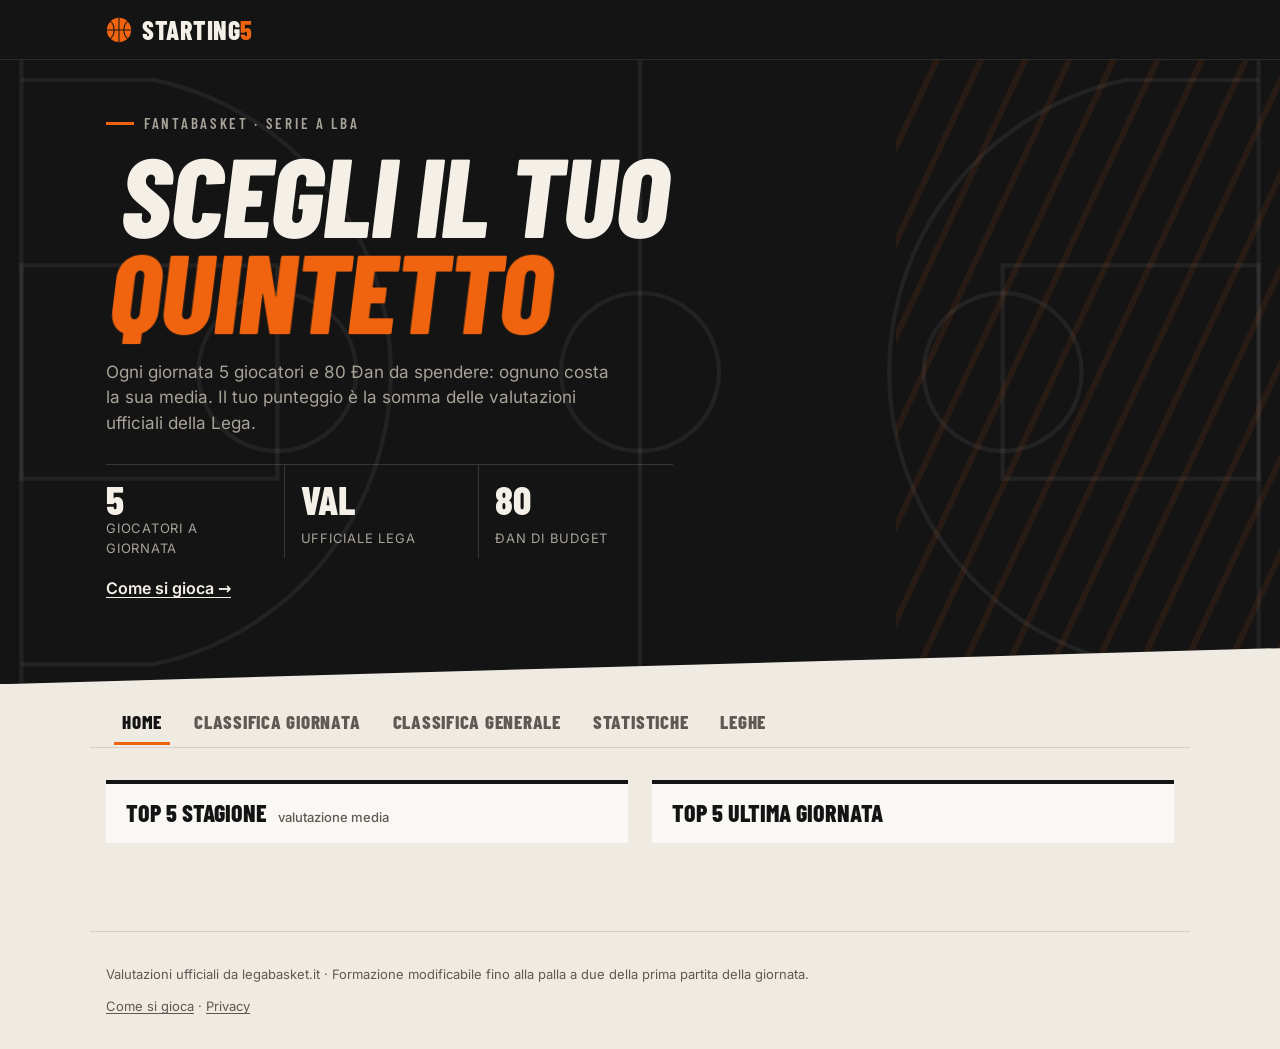
<file: docs/index.html>
<!doctype html>
<html lang="it">
<head>
  <meta charset="utf-8">
  <meta name="viewport" content="width=device-width, initial-scale=1">
  <title>Starting5 — Fantabasket LBA</title>
  <meta name="description" content="Scegli 5 giocatori di Serie A ogni giornata: vince chi somma la valutazione Lega più alta.">
  <link rel="icon" href="data:image/svg+xml,%3Csvg xmlns='http://www.w3.org/2000/svg' viewBox='0 0 64 64'%3E%3Ccircle cx='32' cy='32' r='30' fill='%23f26b1d'/%3E%3Cg fill='none' stroke='%231a1206' stroke-width='3'%3E%3Cpath d='M2 32h60M32 2v60M11 11c12 10 12 32 0 42M53 11c-12 10-12 32 0 42'/%3E%3C/g%3E%3C/svg%3E">
  <link rel="stylesheet" href="fonts.css?v=6">
  <link rel="stylesheet" href="style.css?v=25">
</head>
<body>
  <header class="topbar">
    <a class="brand" href="./" aria-label="Starting5 home">
      <svg class="ball" viewBox="0 0 64 64" aria-hidden="true"><circle cx="32" cy="32" r="30"/><path d="M2 32h60M32 2v60M11 11c12 10 12 32 0 42M53 11c-12 10-12 32 0 42"/></svg>
      <span>STARTING<b>5</b></span>
    </a>
    <div id="account"></div>
  </header>

  <section class="hero">
    <svg class="court" viewBox="0 0 600 400" preserveAspectRatio="xMidYMid slice" aria-hidden="true">
      <rect x="10" y="10" width="580" height="380" rx="4"/>
      <line x1="300" y1="10" x2="300" y2="390"/>
      <!-- FIBA proportions on the 28 m length (1 m ≈ 20.7): key 5.8 m, circles r 1.8 m, three-point arc r 6.75 m -->
      <circle cx="300" cy="200" r="37"/>
      <rect x="10" y="150" width="120" height="100"/>
      <circle cx="130" cy="200" r="37"/>
      <path d="M10 63H72A140 140 0 0 1 72 337H10"/>
      <rect x="470" y="150" width="120" height="100"/>
      <circle cx="470" cy="200" r="37"/>
      <path d="M590 63H528A140 140 0 0 0 528 337H590"/>
    </svg>
    <div class="hero-inner">
      <div class="hero-text">
        <div class="title">
          <p class="eyebrow">Fantabasket · Serie A LBA</p>
          <h1>Scegli il tuo <br><span>quintetto</span></h1>
        </div>
        <p class="lead">Ogni giornata 5 giocatori e 80 &ETH;an da spendere: ognuno costa la sua media. Il tuo punteggio è la somma delle valutazioni ufficiali della Lega.</p>
        <ul class="rules">
          <li><b>5</b>giocatori a giornata</li>
          <li><b>VAL</b>ufficiale Lega</li>
          <li><b>80</b>&ETH;an di budget</li>
        </ul>
        <div id="countdown" class="clock" role="timer" hidden></div>
        <p class="howto-link"><a href="come-si-gioca.html">Come si gioca →</a></p>
      </div>
      <form id="auth" class="card auth" hidden>
        <h2>Entra in campo</h2>
        <p id="invite-msg" class="invite" hidden>Sei stato invitato in una lega privata: accedi o registrati per entrare.</p>
        <label>Email <input name="email" type="email" autocomplete="email" required></label>
        <label>Password <input name="password" type="password" autocomplete="current-password" required minlength="8"></label>
        <label>Username <small>solo per registrarsi, visibile in classifica</small>
          <input name="username" autocomplete="nickname"></label>
        <div class="row">
          <button name="action" value="login">Accedi</button>
          <button name="action" value="register" class="ghost">Registrati</button>
        </div>
        <p class="fine">Registrandoti accetti l'<a href="privacy.html">informativa privacy</a>. Devi avere almeno 14 anni.</p>
        <p id="auth-msg" role="status"></p>
      </form>
    </div>
  </section>

  <div id="ticker" class="ticker" aria-hidden="true" hidden><div class="track"></div></div>

  <nav class="tabs" aria-label="Sezioni">
    <button data-tab="home" class="active">Home</button>
    <button data-tab="lineup" hidden>La mia formazione</button>
    <button data-tab="day">Classifica giornata</button>
    <button data-tab="total">Classifica generale</button>
    <button data-tab="stats">Statistiche</button>
    <button data-tab="leagues">Leghe</button>
  </nav>

  <main>
    <section id="tab-home">
      <div class="card games news" id="news" hidden>
        <h3>News</h3>
        <ul id="news-list" aria-live="polite"></ul>
      </div>
      <div class="tops">
        <div class="card top">
          <h3>Top 5 stagione <small>valutazione media</small></h3>
          <ol id="top-season"></ol>
        </div>
        <div class="card top">
          <h3 id="top-day-title">Top 5 ultima giornata</h3>
          <ol id="top-day"></ol>
        </div>
      </div>
      <div class="card games" id="next-games" hidden>
        <h3 id="next-games-title">Prossima giornata</h3>
        <ul id="next-games-list"></ul>
      </div>
      <p class="hint" id="login-hint" hidden>Accedi per schierare il tuo quintetto.</p>
    </section>

    <section id="tab-lineup" hidden>
      <div id="lineup" hidden>
        <div class="bar">
          <label class="select">Giornata <select id="lineup-day"></select></label>
          <p id="lineup-status" role="status"></p>
        </div>
        <ol id="picks" class="floor"></ol>
        <div id="picker">
          <div class="bar sticky">
            <output id="budget" class="budget" aria-live="polite"><small>&ETH;an rimasti</small><b>80.0</b></output>
            <input id="search" type="search" placeholder="Cerca giocatore o squadra" aria-label="Cerca giocatore o squadra">
            <select id="value" aria-label="Filtra per valore">
              <option value="-1,99999">Ogni valore</option>
              <option value="200,99999">Oltre 20 &ETH;an</option>
              <option value="150,200">15–20 &ETH;an</option>
              <option value="100,150">10–15 &ETH;an</option>
              <option value="50,100">5–10 &ETH;an</option>
              <option value="-1,50">Fino a 5 &ETH;an</option>
            </select>
            <button id="save" disabled>Salva formazione (0/5)</button>
          </div>
          <div id="players"></div>
        </div>
      </div>
    </section>

    <section id="tab-day" hidden>
      <div class="bar"><label class="select">Giornata <select id="standings-day"></select></label><label class="select league-select" hidden>Classifica <select class="standings-league"></select></label></div>
      <table class="card standings"><thead><tr><th>#</th><th>Utente</th><th>Punti</th></tr></thead><tbody id="day-table"></tbody></table>
    </section>

    <section id="tab-total" hidden>
      <div class="bar"><label class="select league-select" hidden>Classifica <select class="standings-league"></select></label></div>
      <table class="card standings"><thead><tr><th>#</th><th>Utente</th><th>Punti</th></tr></thead><tbody id="total-table"></tbody></table>
    </section>
    <section id="tab-stats" hidden>
      <p class="hint" id="stats-msg" role="status"></p>
      <div class="tops">
        <div class="card top wide"><h3>Best <b>5</b> <small id="best-sum">miglior quintetto schierabile</small></h3><ol id="st-best"></ol></div>
        <div class="card top"><h3>Surprise <b>5</b> <small>sopra la propria media (da 5 in su)</small></h3><ol id="st-surprise"></ol></div>
        <div class="card top"><h3>Flop <b>5</b> <small>sotto la propria media (da 5 in su)</small></h3><ol id="st-flop"></ol></div>
        <div class="card top"><h3>Top <b>5</b> Lunghi <small>media stagione</small></h3><ol id="st-big-avg"></ol></div>
        <div class="card top"><h3>Top <b>5</b> Lunghi <small>giornata</small></h3><ol id="st-big-day"></ol></div>
        <div class="card top"><h3>Top <b>5</b> Piccoli <small>media stagione</small></h3><ol id="st-small-avg"></ol></div>
        <div class="card top"><h3>Top <b>5</b> Piccoli <small>giornata</small></h3><ol id="st-small-day"></ol></div>
      </div>
    </section>

    <section id="tab-leagues" hidden>
      <p class="hint" id="leagues-hint">Accedi per creare una lega privata o entrare in quella dei tuoi amici.</p>
      <div id="leagues-box" hidden>
        <div class="league-forms">
          <form id="league-create" class="card league-form">
            <h3>Crea una lega</h3>
            <label>Nome <input name="name" required minlength="3" maxlength="40" placeholder="Es. Amici del giovedì"></label>
            <button>Crea lega</button>
          </form>
          <form id="league-join" class="card league-form">
            <h3>Entra con un codice</h3>
            <label>Codice <input name="code" required minlength="6" maxlength="6" placeholder="K7Q2MZ" autocapitalize="characters" autocomplete="off"></label>
            <button>Entra</button>
          </form>
        </div>
        <p id="leagues-msg" role="status"></p>
        <div id="leagues-list"></div>
      </div>
    </section>

    <section id="tab-profile" hidden>
      <div class="profile-grid">
        <form id="rename" class="card profile-card">
          <h3>La tua squadra</h3>
          <label>Nome squadra <small>visibile in classifica</small>
            <input name="username" required maxlength="20" pattern="[A-Za-z0-9_.\-]{3,20}" autocomplete="nickname"></label>
          <button>Salva nome</button>
          <p id="rename-msg" role="status"></p>
        </form>
        <div class="card profile-card">
          <h3>Le tue posizioni <small>classifica generale</small></h3>
          <ul id="my-ranks" class="ranks"></ul>
        </div>
      </div>
      <div class="card profile-card">
        <h3>Le tue giornate</h3>
        <ol id="my-history" class="history"></ol>
      </div>
      <p class="danger"><button id="delete-account" class="link">Elimina account</button></p>
    </section>
  </main>

  <footer>
    <p>Valutazioni ufficiali da legabasket.it · Formazione modificabile fino alla palla a due della prima partita della giornata.</p>
    <p><a href="come-si-gioca.html">Come si gioca</a> · <a href="privacy.html">Privacy</a></p>
  </footer>
  <script src="vendor/supabase.js?v=6"></script>
  <script type="module" src="app.js?v=29"></script>
</body>
</html>
</file>
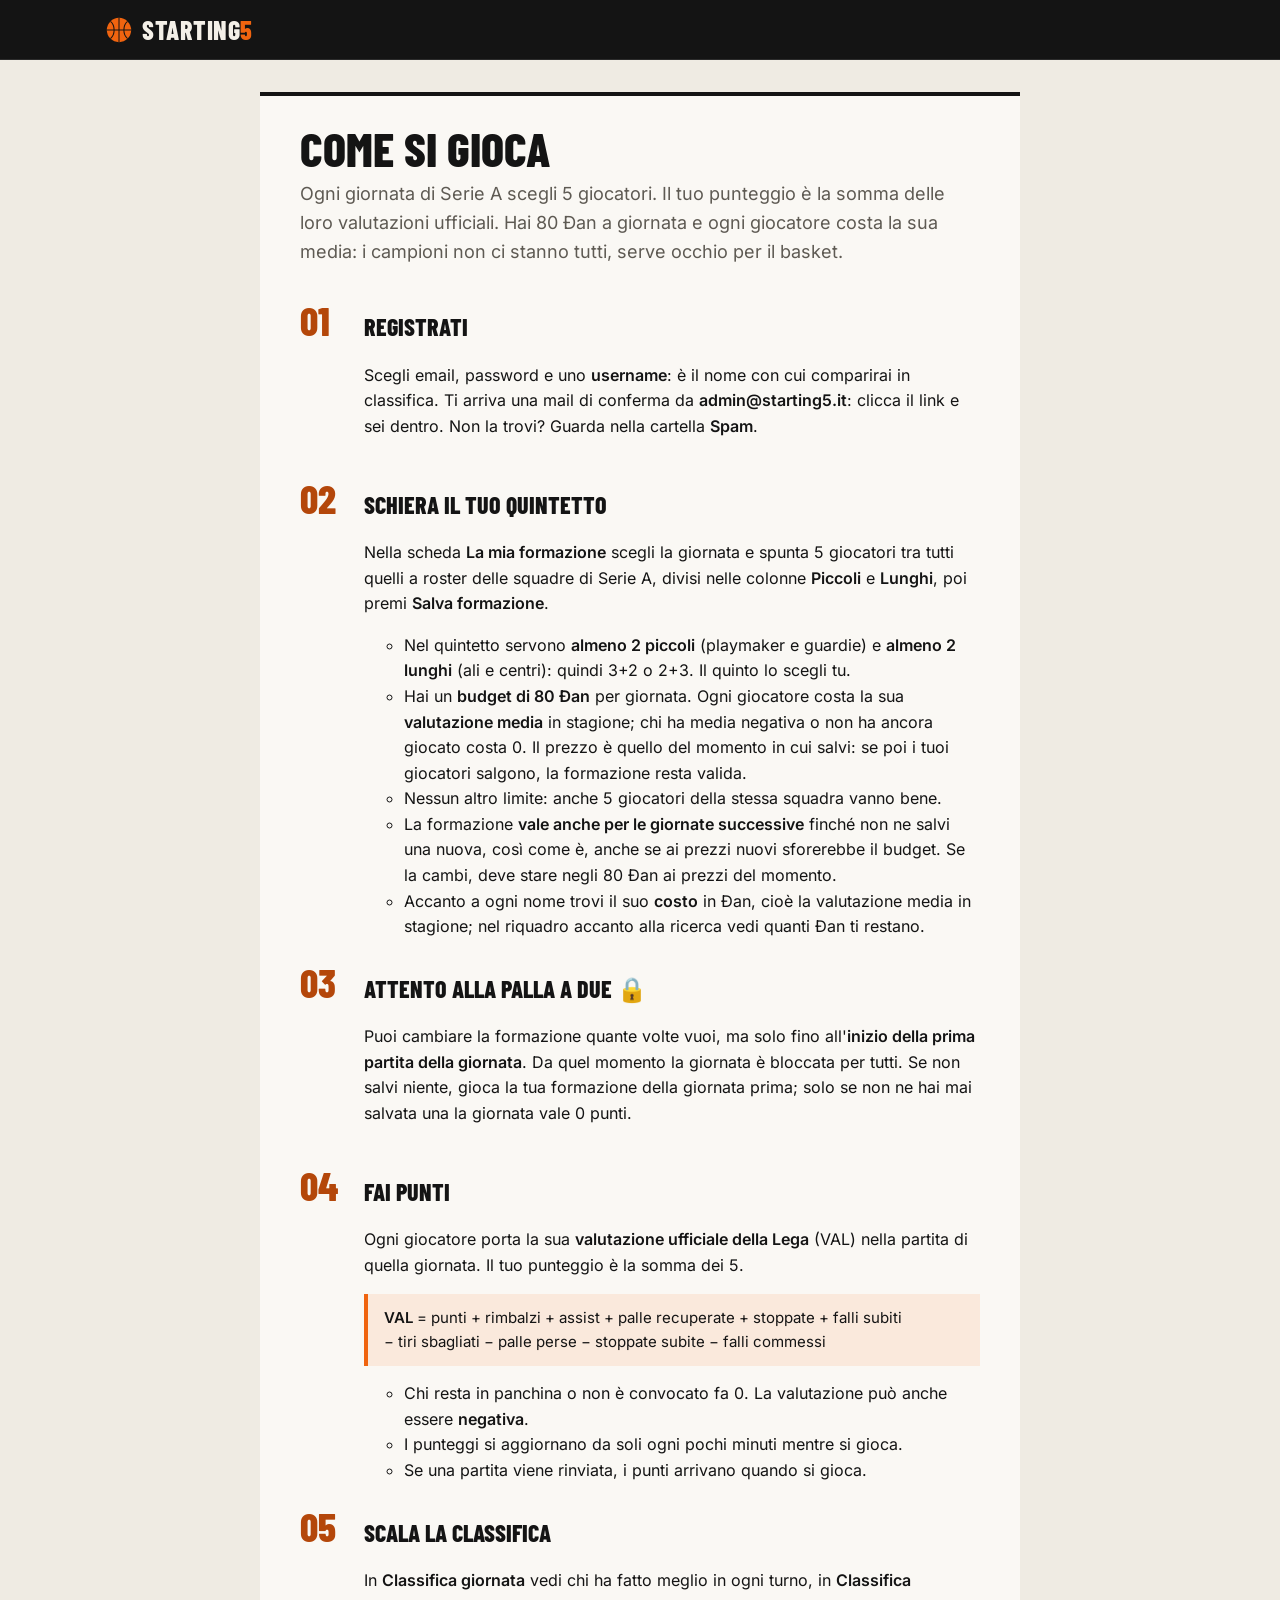
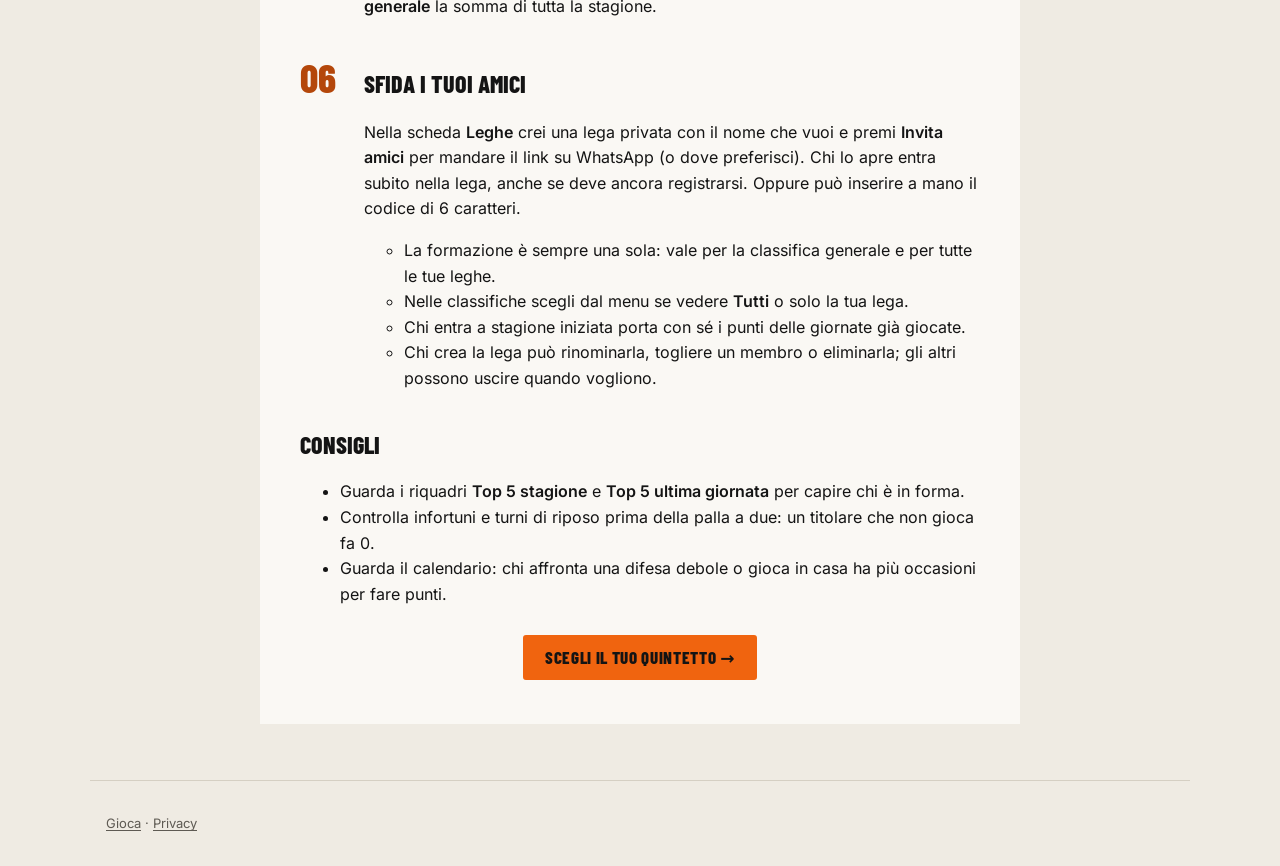
<file: docs/come-si-gioca.html>
<!doctype html>
<html lang="it">
<head>
  <meta charset="utf-8">
  <meta name="viewport" content="width=device-width, initial-scale=1">
  <title>Come si gioca — Starting5</title>
  <meta name="description" content="Regole di Starting5: scegli 5 giocatori di Serie A ogni giornata, somma le valutazioni ufficiali della Lega e sfida i tuoi amici nelle leghe private.">
  <link rel="icon" href="data:image/svg+xml,%3Csvg xmlns='http://www.w3.org/2000/svg' viewBox='0 0 64 64'%3E%3Ccircle cx='32' cy='32' r='30' fill='%23f26b1d'/%3E%3Cg fill='none' stroke='%231a1206' stroke-width='3'%3E%3Cpath d='M2 32h60M32 2v60M11 11c12 10 12 32 0 42M53 11c-12 10-12 32 0 42'/%3E%3C/g%3E%3C/svg%3E">
  <link rel="stylesheet" href="fonts.css?v=6">
  <link rel="stylesheet" href="style.css?v=18">
</head>
<body>
  <header class="topbar">
    <a class="brand" href="./" aria-label="Starting5 home">
      <svg class="ball" viewBox="0 0 64 64" aria-hidden="true"><circle cx="32" cy="32" r="30"/><path d="M2 32h60M32 2v60M11 11c12 10 12 32 0 42M53 11c-12 10-12 32 0 42"/></svg>
      <span>STARTING<b>5</b></span>
    </a>
  </header>
  <main>
    <article class="card legal howto">
      <h1>Come si gioca</h1>
      <p class="lead-in">Ogni giornata di Serie A scegli 5 giocatori. Il tuo punteggio è la somma delle loro valutazioni ufficiali. Hai 80 &ETH;an a giornata e ogni giocatore costa la sua media: i campioni non ci stanno tutti, serve occhio per il basket.</p>

      <ol class="steps">
        <li>
          <h2>Registrati</h2>
          <p>Scegli email, password e uno <b>username</b>: è il nome con cui comparirai in classifica.
            Ti arriva una mail di conferma da <b>admin@starting5.it</b>: clicca il link e sei dentro. Non la trovi? Guarda nella cartella <b>Spam</b>.</p>
        </li>
        <li>
          <h2>Schiera il tuo quintetto</h2>
          <p>Nella scheda <b>La mia formazione</b> scegli la giornata e spunta 5 giocatori tra tutti quelli a roster delle squadre di Serie A, divisi nelle colonne <b>Piccoli</b> e <b>Lunghi</b>, poi premi <b>Salva formazione</b>.</p>
          <ul>
            <li>Nel quintetto servono <b>almeno 2 piccoli</b> (playmaker e guardie) e <b>almeno 2 lunghi</b> (ali e centri): quindi 3+2 o 2+3. Il quinto lo scegli tu.</li>
            <li>Hai un <b>budget di 80 &ETH;an</b> per giornata. Ogni giocatore costa la sua <b>valutazione media</b> in stagione; chi ha media negativa o non ha ancora giocato costa 0. Il prezzo è quello del momento in cui salvi: se poi i tuoi giocatori salgono, la formazione resta valida.</li>
            <li>Nessun altro limite: anche 5 giocatori della stessa squadra vanno bene.</li>
            <li>La formazione <b>vale anche per le giornate successive</b> finché non ne salvi una nuova, così come è, anche se ai prezzi nuovi sforerebbe il budget. Se la cambi, deve stare negli 80 &ETH;an ai prezzi del momento.</li>
            <li>Accanto a ogni nome trovi il suo <b>costo</b> in &ETH;an, cioè la valutazione media in stagione; nel riquadro accanto alla ricerca vedi quanti &ETH;an ti restano.</li>
          </ul>
        </li>
        <li>
          <h2>Attento alla palla a due 🔒</h2>
          <p>Puoi cambiare la formazione quante volte vuoi, ma solo fino all'<b>inizio della prima partita della giornata</b>. Da quel momento la giornata è bloccata per tutti.
            Se non salvi niente, gioca la tua formazione della giornata prima; solo se non ne hai mai salvata una la giornata vale 0 punti.</p>
        </li>
        <li>
          <h2>Fai punti</h2>
          <p>Ogni giocatore porta la sua <b>valutazione ufficiale della Lega</b> (VAL) nella partita di quella giornata. Il tuo punteggio è la somma dei 5.</p>
          <p class="formula"><b>VAL</b> = punti + rimbalzi + assist + palle recuperate + stoppate + falli subiti
            <br>− tiri sbagliati − palle perse − stoppate subite − falli commessi</p>
          <ul>
            <li>Chi resta in panchina o non è convocato fa 0. La valutazione può anche essere <b>negativa</b>.</li>
            <li>I punteggi si aggiornano da soli ogni pochi minuti mentre si gioca.</li>
            <li>Se una partita viene rinviata, i punti arrivano quando si gioca.</li>
          </ul>
        </li>
        <li>
          <h2>Scala la classifica</h2>
          <p>In <b>Classifica giornata</b> vedi chi ha fatto meglio in ogni turno, in <b>Classifica generale</b> la somma di tutta la stagione.</p>
        </li>
        <li>
          <h2>Sfida i tuoi amici</h2>
          <p>Nella scheda <b>Leghe</b> crei una lega privata con il nome che vuoi e premi <b>Invita amici</b> per mandare il link su WhatsApp (o dove preferisci).
            Chi lo apre entra subito nella lega, anche se deve ancora registrarsi. Oppure può inserire a mano il codice di 6 caratteri.</p>
          <ul>
            <li>La formazione è sempre una sola: vale per la classifica generale e per tutte le tue leghe.</li>
            <li>Nelle classifiche scegli dal menu se vedere <b>Tutti</b> o solo la tua lega.</li>
            <li>Chi entra a stagione iniziata porta con sé i punti delle giornate già giocate.</li>
            <li>Chi crea la lega può rinominarla, togliere un membro o eliminarla; gli altri possono uscire quando vogliono.</li>
          </ul>
        </li>
      </ol>

      <h2>Consigli</h2>
      <ul>
        <li>Guarda i riquadri <b>Top 5 stagione</b> e <b>Top 5 ultima giornata</b> per capire chi è in forma.</li>
        <li>Controlla infortuni e turni di riposo prima della palla a due: un titolare che non gioca fa 0.</li>
        <li>Guarda il calendario: chi affronta una difesa debole o gioca in casa ha più occasioni per fare punti.</li>
      </ul>

      <p class="cta"><a class="button" href="./">Scegli il tuo quintetto →</a></p>
    </article>
  </main>
  <footer><p><a href="./">Gioca</a> · <a href="privacy.html">Privacy</a></p></footer>
</body>
</html>
</file>
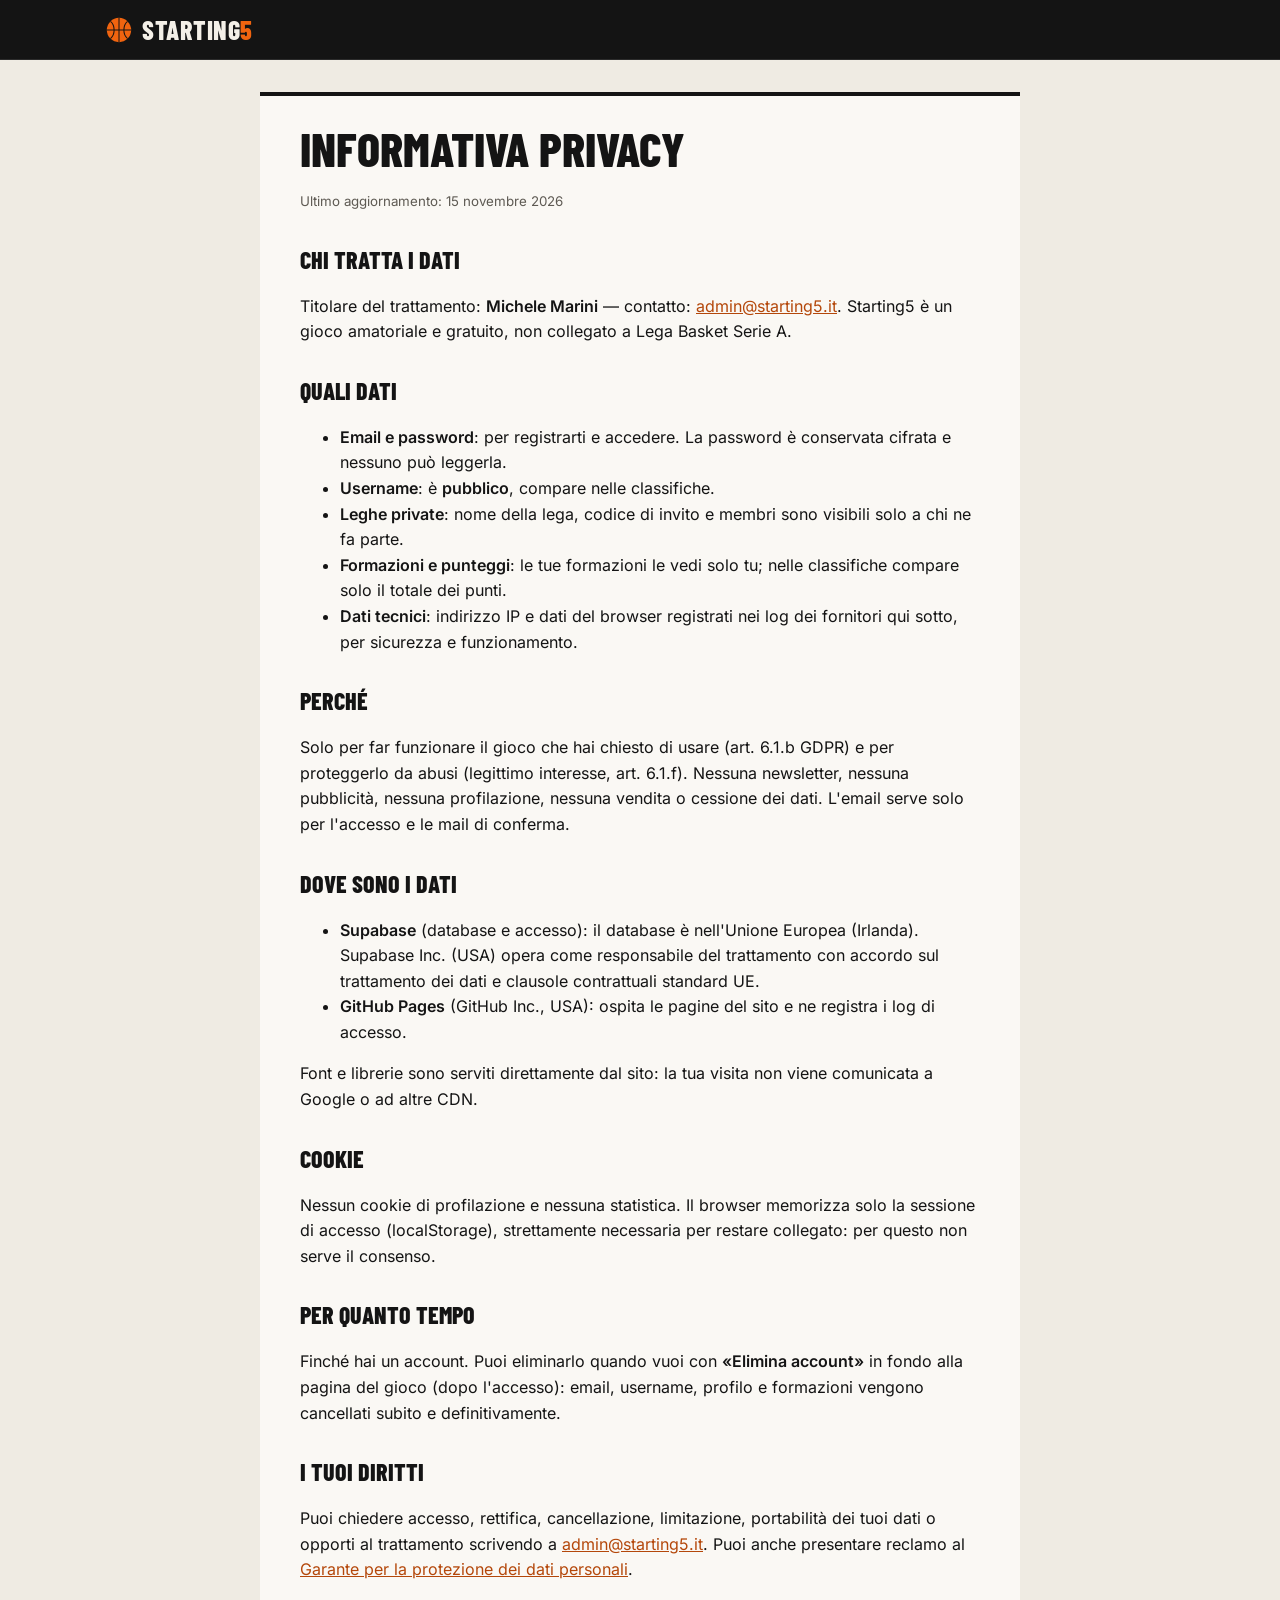
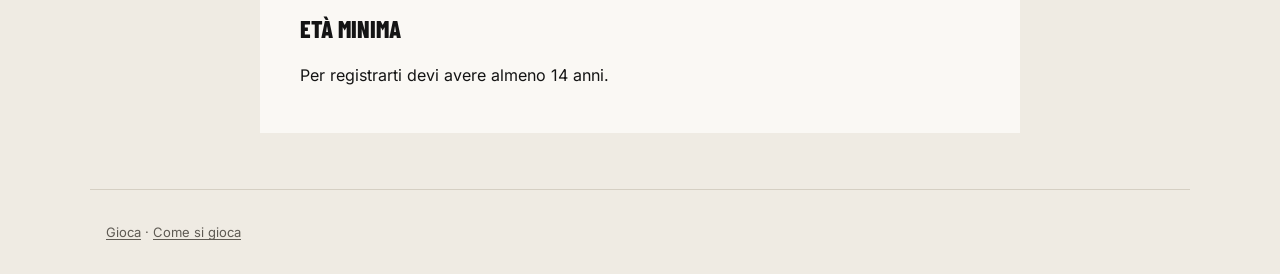
<file: docs/privacy.html>
<!doctype html>
<html lang="it">
<head>
  <meta charset="utf-8">
  <meta name="viewport" content="width=device-width, initial-scale=1">
  <title>Privacy — Starting5</title>
  <link rel="icon" href="data:image/svg+xml,%3Csvg xmlns='http://www.w3.org/2000/svg' viewBox='0 0 64 64'%3E%3Ccircle cx='32' cy='32' r='30' fill='%23f26b1d'/%3E%3Cg fill='none' stroke='%231a1206' stroke-width='3'%3E%3Cpath d='M2 32h60M32 2v60M11 11c12 10 12 32 0 42M53 11c-12 10-12 32 0 42'/%3E%3C/g%3E%3C/svg%3E">
  <link rel="stylesheet" href="fonts.css?v=6">
  <link rel="stylesheet" href="style.css?v=18">
</head>
<body>
  <header class="topbar">
    <a class="brand" href="./" aria-label="Starting5 home">
      <svg class="ball" viewBox="0 0 64 64" aria-hidden="true"><circle cx="32" cy="32" r="30"/><path d="M2 32h60M32 2v60M11 11c12 10 12 32 0 42M53 11c-12 10-12 32 0 42"/></svg>
      <span>STARTING<b>5</b></span>
    </a>
  </header>
  <main>
    <article class="card legal">
      <h1>Informativa privacy</h1>
      <p><small>Ultimo aggiornamento: 15 novembre 2026</small></p>

      <h2>Chi tratta i dati</h2>
      <p>Titolare del trattamento: <b>Michele Marini</b> — contatto: <a href="mailto:admin@starting5.it">admin@starting5.it</a>.
        Starting5 è un gioco amatoriale e gratuito, non collegato a Lega Basket Serie A.</p>

      <h2>Quali dati</h2>
      <ul>
        <li><b>Email e password</b>: per registrarti e accedere. La password è conservata cifrata e nessuno può leggerla.</li>
        <li><b>Username</b>: è <b>pubblico</b>, compare nelle classifiche.</li>
        <li><b>Leghe private</b>: nome della lega, codice di invito e membri sono visibili solo a chi ne fa parte.</li>
        <li><b>Formazioni e punteggi</b>: le tue formazioni le vedi solo tu; nelle classifiche compare solo il totale dei punti.</li>
        <li><b>Dati tecnici</b>: indirizzo IP e dati del browser registrati nei log dei fornitori qui sotto, per sicurezza e funzionamento.</li>
      </ul>

      <h2>Perché</h2>
      <p>Solo per far funzionare il gioco che hai chiesto di usare (art. 6.1.b GDPR) e per proteggerlo da abusi (legittimo interesse, art. 6.1.f).
        Nessuna newsletter, nessuna pubblicità, nessuna profilazione, nessuna vendita o cessione dei dati. L'email serve solo per l'accesso e le mail di conferma.</p>

      <h2>Dove sono i dati</h2>
      <ul>
        <li><b>Supabase</b> (database e accesso): il database è nell'Unione Europea (Irlanda). Supabase Inc. (USA) opera come responsabile del trattamento con accordo sul trattamento dei dati e clausole contrattuali standard UE.</li>
        <li><b>GitHub Pages</b> (GitHub Inc., USA): ospita le pagine del sito e ne registra i log di accesso.</li>
      </ul>
      <p>Font e librerie sono serviti direttamente dal sito: la tua visita non viene comunicata a Google o ad altre CDN.</p>

      <h2>Cookie</h2>
      <p>Nessun cookie di profilazione e nessuna statistica. Il browser memorizza solo la sessione di accesso (localStorage), strettamente necessaria per restare collegato: per questo non serve il consenso.</p>

      <h2>Per quanto tempo</h2>
      <p>Finché hai un account. Puoi eliminarlo quando vuoi con <b>«Elimina account»</b> in fondo alla pagina del gioco (dopo l'accesso): email, username, profilo e formazioni vengono cancellati subito e definitivamente.</p>

      <h2>I tuoi diritti</h2>
      <p>Puoi chiedere accesso, rettifica, cancellazione, limitazione, portabilità dei tuoi dati o opporti al trattamento scrivendo a <a href="mailto:admin@starting5.it">admin@starting5.it</a>.
        Puoi anche presentare reclamo al <a href="https://www.garanteprivacy.it">Garante per la protezione dei dati personali</a>.</p>

      <h2>Età minima</h2>
      <p>Per registrarti devi avere almeno 14 anni.</p>
    </article>
  </main>
  <footer><p><a href="./">Gioca</a> · <a href="come-si-gioca.html">Come si gioca</a></p></footer>
</body>
</html>
</file>
<file: docs/fonts.css>
/* Font self-hosted (Google Fonts, licenza OFL): nessuna richiesta a server Google. */
/* latin-ext */
@font-face {
  font-family: 'Barlow Condensed';
  font-style: normal;
  font-weight: 600;
  font-display: swap;
  src: url(fonts/BarlowCondensed-600-latin-ext.woff2) format('woff2');
  unicode-range: U+0100-02BA, U+02BD-02C5, U+02C7-02CC, U+02CE-02D7, U+02DD-02FF, U+0304, U+0308, U+0329, U+1D00-1DBF, U+1E00-1E9F, U+1EF2-1EFF, U+2020, U+20A0-20AB, U+20AD-20C4, U+2113, U+2C60-2C7F, U+A720-A7FF;
}
/* latin */
@font-face {
  font-family: 'Barlow Condensed';
  font-style: normal;
  font-weight: 600;
  font-display: swap;
  src: url(fonts/BarlowCondensed-600-latin.woff2) format('woff2');
  unicode-range: U+0000-00FF, U+0131, U+0152-0153, U+02BB-02BC, U+02C6, U+02DA, U+02DC, U+0304, U+0308, U+0329, U+2000-206F, U+20AC, U+2122, U+2191, U+2193, U+2212, U+2215, U+FEFF, U+FFFD;
}
/* latin-ext */
@font-face {
  font-family: 'Barlow Condensed';
  font-style: normal;
  font-weight: 800;
  font-display: swap;
  src: url(fonts/BarlowCondensed-800-latin-ext.woff2) format('woff2');
  unicode-range: U+0100-02BA, U+02BD-02C5, U+02C7-02CC, U+02CE-02D7, U+02DD-02FF, U+0304, U+0308, U+0329, U+1D00-1DBF, U+1E00-1E9F, U+1EF2-1EFF, U+2020, U+20A0-20AB, U+20AD-20C4, U+2113, U+2C60-2C7F, U+A720-A7FF;
}
/* latin */
@font-face {
  font-family: 'Barlow Condensed';
  font-style: normal;
  font-weight: 800;
  font-display: swap;
  src: url(fonts/BarlowCondensed-800-latin.woff2) format('woff2');
  unicode-range: U+0000-00FF, U+0131, U+0152-0153, U+02BB-02BC, U+02C6, U+02DA, U+02DC, U+0304, U+0308, U+0329, U+2000-206F, U+20AC, U+2122, U+2191, U+2193, U+2212, U+2215, U+FEFF, U+FFFD;
}
/* latin-ext */
@font-face {
  font-family: 'Inter';
  font-style: normal;
  font-weight: 400;
  font-display: swap;
  src: url(fonts/Inter-var-latin-ext.woff2) format('woff2');
  unicode-range: U+0100-02BA, U+02BD-02C5, U+02C7-02CC, U+02CE-02D7, U+02DD-02FF, U+0304, U+0308, U+0329, U+1D00-1DBF, U+1E00-1E9F, U+1EF2-1EFF, U+2020, U+20A0-20AB, U+20AD-20C4, U+2113, U+2C60-2C7F, U+A720-A7FF;
}
/* latin */
@font-face {
  font-family: 'Inter';
  font-style: normal;
  font-weight: 400;
  font-display: swap;
  src: url(fonts/Inter-var-latin.woff2) format('woff2');
  unicode-range: U+0000-00FF, U+0131, U+0152-0153, U+02BB-02BC, U+02C6, U+02DA, U+02DC, U+0304, U+0308, U+0329, U+2000-206F, U+20AC, U+2122, U+2191, U+2193, U+2212, U+2215, U+FEFF, U+FFFD;
}
/* latin-ext */
@font-face {
  font-family: 'Inter';
  font-style: normal;
  font-weight: 500;
  font-display: swap;
  src: url(fonts/Inter-var-latin-ext.woff2) format('woff2');
  unicode-range: U+0100-02BA, U+02BD-02C5, U+02C7-02CC, U+02CE-02D7, U+02DD-02FF, U+0304, U+0308, U+0329, U+1D00-1DBF, U+1E00-1E9F, U+1EF2-1EFF, U+2020, U+20A0-20AB, U+20AD-20C4, U+2113, U+2C60-2C7F, U+A720-A7FF;
}
/* latin */
@font-face {
  font-family: 'Inter';
  font-style: normal;
  font-weight: 500;
  font-display: swap;
  src: url(fonts/Inter-var-latin.woff2) format('woff2');
  unicode-range: U+0000-00FF, U+0131, U+0152-0153, U+02BB-02BC, U+02C6, U+02DA, U+02DC, U+0304, U+0308, U+0329, U+2000-206F, U+20AC, U+2122, U+2191, U+2193, U+2212, U+2215, U+FEFF, U+FFFD;
}
/* latin-ext */
@font-face {
  font-family: 'Inter';
  font-style: normal;
  font-weight: 600;
  font-display: swap;
  src: url(fonts/Inter-var-latin-ext.woff2) format('woff2');
  unicode-range: U+0100-02BA, U+02BD-02C5, U+02C7-02CC, U+02CE-02D7, U+02DD-02FF, U+0304, U+0308, U+0329, U+1D00-1DBF, U+1E00-1E9F, U+1EF2-1EFF, U+2020, U+20A0-20AB, U+20AD-20C4, U+2113, U+2C60-2C7F, U+A720-A7FF;
}
/* latin */
@font-face {
  font-family: 'Inter';
  font-style: normal;
  font-weight: 600;
  font-display: swap;
  src: url(fonts/Inter-var-latin.woff2) format('woff2');
  unicode-range: U+0000-00FF, U+0131, U+0152-0153, U+02BB-02BC, U+02C6, U+02DA, U+02DC, U+0304, U+0308, U+0329, U+2000-206F, U+20AC, U+2122, U+2191, U+2193, U+2212, U+2215, U+FEFF, U+FFFD;
}
</file>
<file: docs/style.css>
/* Look: printed box score + arena scoreboard. Flat ink, paper, one orange; square corners, rules instead of shadows. */
:root {
  --bg: #efebe3;
  --surface: #faf8f4;
  --fg: #141414;
  --muted: #5e5a53;
  --line: #d5cfc3;
  --ink: #141414;          /* dark blocks: top bar, hero, scoreboard */
  --on-ink: #f4f0e8;
  --on-ink-muted: #a8a399;
  --accent: #f0640f;       /* fills and text on ink */
  --accent-text: #b4470a;  /* orange text on paper (4.5:1) */
  --accent-ink: #141414;
  --gold: #c9971a;
  --silver: #8d96a3;
  --bronze: #b06a33;
  --radius: 3px;
  --display: 'Barlow Condensed', 'Arial Narrow', system-ui, sans-serif;
  color-scheme: light;
}
@media (prefers-color-scheme: dark) {
  :root {
    --bg: #0e0e0e; --surface: #171716; --fg: #f1ede6; --muted: #a29d94; --line: #2d2c2a;
    --ink: #050505; --accent-text: #ff8a45;
    color-scheme: dark;
  }
}

* { box-sizing: border-box; }
[hidden] { display: none !important; } /* author display rules must never beat the hidden attribute */
body { margin: 0; font: 16px/1.5 Inter, system-ui, sans-serif; background: var(--bg); color: var(--fg); -webkit-font-smoothing: antialiased; }
h1, h2, h3, .brand, .tabs button, .pos, .standings td:first-child, .slot em, button, a.button { font-family: var(--display); }
small { color: var(--muted); }

/* ---------- controls ---------- */
button, a.button {
  font: 800 17px/1 var(--display); text-transform: uppercase; letter-spacing: .04em; padding: 12px 20px; border: 2px solid var(--accent);
  border-radius: var(--radius); background: var(--accent); color: var(--accent-ink); cursor: pointer; transition: background .15s, color .15s, border-color .15s;
}
button:hover:not(:disabled), a.button:hover { background: var(--fg); border-color: var(--fg); color: var(--bg); }
button:active:not(:disabled) { transform: translateY(1px); }
button:disabled { opacity: .4; cursor: not-allowed; }
button:focus-visible, input:focus-visible, select:focus-visible, a:focus-visible, summary:focus-visible { outline: 3px solid var(--accent); outline-offset: 2px; }
button.ghost { background: transparent; color: inherit; border-color: currentColor; }
button.ghost:hover:not(:disabled) { background: var(--fg); color: var(--bg); border-color: var(--fg); }
button.small { padding: 7px 12px; font-size: 15px; }
input, select {
  font: inherit; width: 100%; padding: 11px 12px; border: 1.5px solid var(--line); border-radius: var(--radius);
  background: var(--surface); color: var(--fg); transition: border-color .15s;
}
input:hover, select:hover { border-color: var(--muted); }
input:focus, select:focus { border-color: var(--fg); }
label { display: grid; gap: 6px; font-weight: 600; font-size: 13px; text-transform: uppercase; letter-spacing: .06em; }
label small { text-transform: none; letter-spacing: 0; font-weight: 400; }
.card { background: var(--surface); border-radius: 0; border-top: 4px solid var(--fg); }

/* ---------- top bar ---------- */
.topbar {
  position: sticky; top: 0; z-index: 10; display: flex; justify-content: space-between; align-items: center;
  padding: 10px max(16px, calc((100% - 1100px) / 2 + 16px)); background: var(--ink); color: var(--on-ink);
  border-bottom: 1px solid rgb(255 255 255 / .1);
}
.brand { display: flex; align-items: center; gap: 10px; color: inherit; text-decoration: none; font-size: 26px; font-weight: 800; letter-spacing: .02em; }
.brand b, .top h3 b { color: var(--accent); }
.top h3 b { font: inherit; }
.ball { width: 26px; height: 26px; }
.ball circle { fill: var(--accent); }
.ball path { fill: none; stroke: var(--ink); stroke-width: 2.5; }
#account { display: flex; align-items: center; gap: 12px; }
.user { font-weight: 600; }
.topbar button.ghost { color: var(--on-ink); }
.topbar button.ghost:hover:not(:disabled) { background: var(--on-ink); color: var(--ink); border-color: var(--on-ink); }

/* ---------- hero ---------- */
.hero { position: relative; overflow: hidden; color: var(--on-ink); background: var(--ink); }
.court { position: absolute; inset: 0; width: 100%; height: 100%; }
.court * { fill: none; stroke: rgb(255 255 255 / .06); stroke-width: 2; }
.hero-inner {
  position: relative; max-width: 1100px; margin: 0 auto; padding: 56px 16px 48px;
  display: grid; grid-template-columns: 1.25fr 1fr; gap: 48px; align-items: center;
}
.eyebrow { margin: 0 0 14px; color: var(--on-ink-muted); font: 600 15px/1 var(--display); text-transform: uppercase; letter-spacing: .18em; }
.eyebrow::before { content: ''; display: inline-block; width: 28px; height: 3px; margin: 0 10px 4px 0; background: var(--accent); vertical-align: middle; }
.hero h1 { margin: 0; font-size: clamp(56px, 9vw, 112px); line-height: .86; font-weight: 800; text-transform: uppercase; letter-spacing: -.01em; }
.hero h1 span { color: var(--accent); }
.lead { max-width: 30em; margin: 22px 0 28px; color: var(--on-ink-muted); font-size: 17px; }
/* the three rules as a stat line */
.rules { display: flex; margin: 0; padding: 0; list-style: none; border-top: 1px solid rgb(255 255 255 / .15); }
.rules li { flex: 1; display: grid; padding: 14px 16px 0 0; font-size: 13px; color: var(--on-ink-muted); text-transform: uppercase; letter-spacing: .06em; }
.rules li + li { padding-left: 16px; border-left: 1px solid rgb(255 255 255 / .15); }
.rules b { color: var(--on-ink); font: 800 40px/1 var(--display); letter-spacing: 0; }
.hero-ball { display: none; }

.auth { position: relative; z-index: 1; display: grid; gap: 14px; padding: 28px; color: var(--fg); border-top-color: var(--accent); }
.auth h2 { margin: 0; font-size: 34px; line-height: 1; text-transform: uppercase; }
.auth .row { display: flex; gap: 10px; }
.auth .row button { flex: 1; }
.auth button.ghost { color: var(--fg); }
#auth-msg { margin: 0; min-height: 1.5em; font-size: 14px; color: var(--muted); }
#auth-msg:empty { display: none; }

/* logged in: compact hero */
.logged .hero-inner { padding: 28px 16px; grid-template-columns: 1fr; }
.logged .lead, .logged .rules, .logged .howto-link { display: none; }
.logged .hero h1 { font-size: clamp(40px, 6vw, 64px); }
.logged .hero h1 br { display: none; }

/* ---------- countdown to the lineup lock ---------- */
.clock { position: relative; z-index: 1; margin-top: 28px; }
.clock p { margin: 0 0 8px; font: 600 15px/1.2 var(--display); text-transform: uppercase; letter-spacing: .12em; color: var(--on-ink-muted); }
.clock p b { color: var(--on-ink); }
.digits { display: flex; gap: 6px; margin: 0; }
.digits div { display: grid; justify-items: center; min-width: 68px; padding: 8px 6px 6px; background: #000; border: 1px solid rgb(255 255 255 / .12); border-radius: var(--radius); }
.digits dd { margin: 0; font: 800 46px/1 var(--display); color: var(--accent); font-variant-numeric: tabular-nums; }
.digits dt { order: 2; margin-top: 4px; font: 600 11px/1 Inter, system-ui, sans-serif; text-transform: uppercase; letter-spacing: .12em; color: var(--on-ink-muted); }
.clock.soon .digits dd { color: #ff3b30; }
.logged .clock { margin: 0; }
.logged .hero-text { display: flex; flex-wrap: wrap; justify-content: space-between; align-items: end; gap: 20px 32px; }

/* ---------- tabs ---------- */
.tabs {
  display: flex; max-width: 1100px; margin: 0 auto; padding: 0 16px; position: relative; z-index: 2;
  border-bottom: 1px solid var(--line); overflow-x: auto;
}
.tabs button {
  flex: none; white-space: nowrap; background: transparent; color: var(--muted); font-size: 19px; padding: 16px 16px 13px;
  border: 0; border-bottom: 3px solid transparent; border-radius: 0;
}
.tabs button:hover:not(:disabled) { background: transparent; color: var(--fg); }
.tabs button:hover:not(.active):not(:disabled) { border-color: var(--line); }
.tabs button.active { color: var(--fg); border-color: var(--accent); }

main { max-width: 1100px; margin: 0 auto; padding: 32px 16px 16px; }
.hint { color: var(--muted); text-align: center; padding: 24px 0; }
.bar { display: flex; flex-wrap: wrap; gap: 12px; align-items: end; margin-bottom: 16px; }
.bar .select { min-width: 260px; }
#lineup-status { margin: 0 0 10px; color: var(--muted); }

/* ---------- the five slots, drawn on a half court ---------- */
.floor {
  list-style: none; margin: 0 0 32px; padding: 28px; display: grid; grid-template-columns: repeat(5, 1fr); gap: 12px;
  position: relative;
  background:
    radial-gradient(circle at 50% 100%, transparent 118px, rgb(255 255 255 / .4) 119px 121px, transparent 122px),
    repeating-linear-gradient(90deg, #c99a63 0 46px, #c39258 46px 92px);
}
.slot {
  position: relative; display: grid; align-content: center; justify-items: center; gap: 2px; min-height: 132px; padding: 14px 10px;
  border-radius: var(--radius); text-align: center; background: rgb(255 255 255 / .5); border: 2px dashed rgb(20 20 20 / .3); color: #2e2112;
}
.slot small { color: #4d3b26; }
.slot.filled { background: var(--ink); border: 0; color: var(--on-ink); }
.slot.filled small { color: var(--on-ink-muted); }
.slot b { font-size: 15px; line-height: 1.2; }
.pos { display: block; margin-bottom: 6px; color: inherit; font-size: 28px; font-weight: 800; line-height: 1; opacity: .35; }
.slot.filled .pos { color: var(--accent); opacity: 1; }
.slot em { font-style: normal; font-size: 38px; font-weight: 800; color: var(--accent); line-height: 1; margin-top: 6px; font-variant-numeric: tabular-nums; }
.remove {
  position: absolute; top: 6px; right: 6px; width: 30px; height: 30px; padding: 0; border: 0;
  background: transparent; color: var(--on-ink-muted); font: 400 22px/1 Inter, system-ui, sans-serif;
}
.remove:hover:not(:disabled) { background: rgb(255 255 255 / .12); color: var(--on-ink); }

/* ---------- player picker ---------- */
.sticky { position: sticky; top: 58px; z-index: 5; padding: 10px 0; background: var(--bg); }
.sticky input { flex: 1; min-width: 140px; }
.sticky select { width: auto; flex: none; }
/* budget left: a small scoreboard block, red when over */
.budget { display: flex; flex-direction: column; align-items: center; justify-content: center; flex: none; min-width: 96px; padding: 6px 12px;
  background: var(--ink); color: var(--on-ink-muted); border-radius: var(--radius); }
.budget small { font: 600 12px/1 var(--display); text-transform: uppercase; letter-spacing: .06em; }
.budget b { font: 800 30px/1 var(--display); color: var(--accent); font-variant-numeric: tabular-nums; }
.budget.over b { color: #ff3b30; }
fieldset { margin: 0; padding: 16px 0 0; border: 0; background: transparent; border-top: 4px solid var(--fg); }
legend { float: left; width: 100%; margin-bottom: 8px; font: 800 22px/1.2 var(--display); text-transform: uppercase; }
fieldset label {
  display: flex; align-items: center; gap: 12px; padding: 10px 10px; border-bottom: 1px solid var(--line); border-radius: 0;
  font-weight: 400; font-size: 15px; text-transform: none; letter-spacing: 0; cursor: pointer;
}
fieldset label:hover { background: var(--surface); }
fieldset label:has(input:checked) { background: var(--surface); box-shadow: inset 4px 0 0 var(--accent); font-weight: 600; }
fieldset label:has(input:disabled) { opacity: .45; cursor: not-allowed; }
fieldset input { width: 18px; height: 18px; accent-color: var(--accent); flex: none; }
.nm { flex: 1; }

/* ---------- standings ---------- */
.standings { width: 100%; border-collapse: collapse; }
.standings th { padding: 12px 16px; text-align: left; font-size: 12px; text-transform: uppercase; letter-spacing: .1em; color: var(--muted); border-bottom: 2px solid var(--fg); }
.standings td { padding: 12px 16px; border-bottom: 1px solid var(--line); }
.standings tr:last-child td { border-bottom: 0; }
.standings th:last-child, .standings td:last-child { text-align: right; font: 800 22px/1 var(--display); font-variant-numeric: tabular-nums; }
.standings th:last-child { font: inherit; font-size: 12px; }
.standings td:first-child { width: 64px; font-size: 24px; font-weight: 800; color: var(--muted); font-variant-numeric: tabular-nums; }
.standings tbody tr:nth-child(1) td:first-child { color: var(--gold); }
.standings tbody tr:nth-child(2) td:first-child { color: var(--silver); }
.standings tbody tr:nth-child(3) td:first-child { color: var(--bronze); }
.standings tr.me td { background: color-mix(in srgb, var(--accent) 12%, transparent); font-weight: 600; }
.standings tr.me td:first-child { box-shadow: inset 4px 0 0 var(--accent); }

footer { max-width: 1100px; margin: 40px auto 32px; padding: 20px 16px 0; border-top: 1px solid var(--line); color: var(--muted); font-size: 13px; }

/* ---------- mobile ---------- */
@media (max-width: 760px) {
  .hero-inner { grid-template-columns: 1fr; padding: 36px 16px 32px; gap: 28px; }
  .logged .hero-inner { grid-template-columns: 1fr; gap: 16px; padding: 24px 16px; }
  .floor { grid-template-columns: 1fr; padding: 16px; gap: 8px; }
  .slot { min-height: 0; grid-template-columns: auto 1fr auto; justify-items: start; text-align: left; column-gap: 12px; padding: 10px 44px 10px 12px; }
  .slot .pos { grid-row: span 2; margin: 0; align-self: center; }
  .slot em { grid-row: span 2; grid-column: 3; margin: 0; font-size: 30px; align-self: center; }
  .slot:not(.filled) small { grid-row: span 2; }
  .remove { top: 50%; transform: translateY(-50%); }
  .tabs { padding: 0 8px; }
  .tabs button { font-size: 15px; padding: 14px 8px 11px; }
  .slot b, .slot small { grid-column: 2; }
  .bar .select { min-width: 0; width: 100%; }
  .sticky { top: 52px; }
  .sticky #save { order: -1; flex: 1; } /* phone: budget + save on top, search + filter below */
  .sticky .budget { order: -2; }
  .brand { font-size: 22px; }
  .rules b { font-size: 32px; }
  .digits div { min-width: 0; flex: 1; }
  .digits dd { font-size: 38px; }
}
.standings td.empty { width: auto; text-align: center; font: 400 15px/1.5 Inter, system-ui, sans-serif; color: var(--muted); padding: 28px; }
.slot small { align-self: center; }

/* ---------- top 5 boxes + season average ---------- */
.tops { display: grid; grid-template-columns: 1fr 1fr; gap: 24px; margin-bottom: 32px; }
.top { padding: 16px 20px 8px; }
.top.wide { grid-column: 1 / -1; }
.top h3, .games h3, .league-form h3, .league h3 { margin: 0 0 8px; font: 800 24px/1.1 var(--display); text-transform: uppercase; }
.top h3 small { font: 500 13px/1 Inter, system-ui, sans-serif; text-transform: none; margin-left: 6px; }
.top ol { margin: 0; padding: 0; list-style: none; counter-reset: top; }
.top li { display: flex; align-items: center; gap: 14px; padding: 10px 0; border-top: 1px solid var(--line); counter-increment: top; }
.top li:first-child { border-top: 0; }
.top li::before { content: counter(top); width: 18px; flex: none; color: var(--muted); font: 800 24px/1 var(--display); }
.top li:first-child::before { color: var(--accent-text); }
.top li.empty::before { content: none; }
.top li.empty { color: var(--muted); }
.top .nm { display: grid; line-height: 1.25; }
.top b { font: 800 30px/1 var(--display); color: var(--fg); font-variant-numeric: tabular-nums; }
.top li:first-child b { color: var(--accent-text); }
.avg { min-width: 44px; text-align: right; flex: none; color: var(--fg); font: 800 22px/1 var(--display); font-variant-numeric: tabular-nums; }
fieldset label .nm small { margin-left: 4px; font-size: 12px; }
@media (max-width: 760px) { .tops { grid-template-columns: 1fr; } }

/* privacy & account */
.fine { margin: 0; font-size: 12px; color: var(--muted); }
footer a, button.link { color: inherit; text-decoration: underline; }
button.link { background: none; border: 0; padding: 0; font: inherit; text-transform: none; letter-spacing: 0; cursor: pointer; }
button.link:hover:not(:disabled) { background: none; color: var(--fg); }
.legal { max-width: 760px; margin: 0 auto; padding: 28px clamp(18px, 4vw, 40px); }
.legal h1 { margin: 0; font-size: 48px; line-height: 1; text-transform: uppercase; }
.legal h2 { margin: 28px 0 6px; font-size: 24px; text-transform: uppercase; }
.legal p, .legal li { line-height: 1.6; }
.legal a, .fine a { color: var(--accent-text); }

/* ---------- private leagues ---------- */
.league-forms { display: grid; grid-template-columns: 1fr 1fr; gap: 24px; margin-bottom: 12px; }
.league-form, .league { padding: 16px 20px 20px; display: grid; gap: 12px; align-content: start; }
.league-form h3, .league h3 { margin: 0; }
.league-form button { justify-self: start; }
#leagues-msg { min-height: 1.5em; margin: 0 0 12px; color: var(--muted); }
#leagues-list { display: grid; grid-template-columns: repeat(auto-fill, minmax(300px, 1fr)); gap: 24px; }
#leagues-list > .hint { grid-column: 1 / -1; }
.league header small { color: var(--muted); }
.league code { font: 600 15px/1 ui-monospace, monospace; letter-spacing: .08em; color: var(--fg); }
.league .row { display: flex; flex-wrap: wrap; gap: 8px; }
.league summary { cursor: pointer; color: var(--muted); font-size: 14px; }
.roster { list-style: none; margin: 8px 0 0; padding: 0; }
.roster li { display: flex; align-items: center; gap: 8px; min-height: 44px; border-top: 1px solid var(--line); }
.roster li span { flex: 1; }
.roster .tag { font-size: 12px; font-weight: 600; color: var(--accent-text); }
.invite { margin: 0; padding: 10px 12px; border-left: 4px solid var(--accent); background: color-mix(in srgb, var(--accent) 12%, transparent); font-size: 14px; }
@media (max-width: 760px) { .league-forms { grid-template-columns: 1fr; } }

/* ---------- come si gioca ---------- */
.howto .lead-in { font-size: 18px; color: var(--muted); margin: 8px 0 20px; }
.steps { list-style: none; margin: 0; padding: 0; counter-reset: step; }
.steps > li { position: relative; padding: 4px 0 8px 64px; counter-increment: step; }
.steps > li::before {
  content: counter(step, decimal-leading-zero); position: absolute; left: 0; top: 14px;
  color: var(--accent-text); font: 800 40px/1 var(--display);
}
.steps h2 { margin-top: 18px; }
.formula { padding: 12px 16px; border-left: 4px solid var(--accent); background: color-mix(in srgb, var(--accent) 10%, transparent); font-size: 15px; }
.cta { margin-top: 28px; text-align: center; }
a.button { display: inline-block; text-decoration: none; }
.legal a.button { color: var(--accent-ink); }
.legal a.button:hover { color: var(--bg); }
.howto-link { margin: 18px 0 0; }
.howto-link a { color: var(--on-ink); font-weight: 600; }
@media (max-width: 760px) { .steps > li { padding-left: 52px; } .steps > li::before { font-size: 32px; } }

/* ---------- polish: hero entrance, link underlines, empty state ---------- */
@keyframes rise { from { opacity: 0; transform: translateY(10px); } }
.hero-text, .auth { animation: rise .5s cubic-bezier(.2, .7, .2, 1) both; }
.auth { animation-delay: .1s; }
.howto-link a, footer a { text-decoration: none; background: linear-gradient(currentColor, currentColor) 0 100% / 100% 1px no-repeat; transition: background-size .2s; }
.howto-link a:hover { color: var(--accent); }
#login-hint { margin: 0; padding: 28px; border: 2px dashed var(--line); }
@media (prefers-reduced-motion: reduce) {
  *, *::before, *::after { animation: none !important; transition: none !important; }
}
@media (prefers-color-scheme: dark) {
  .card { border-top-color: var(--fg); }
  .auth { border: 1px solid var(--line); border-top: 4px solid var(--accent); }
}

/* ---------- next day's games + opponent in the picker ---------- */
.games { margin: 0 0 32px; padding: 16px 20px 8px; }
.games ul { margin: 0; padding: 0; list-style: none; display: grid; grid-template-columns: repeat(auto-fill, minmax(min(100%, 460px), 1fr)); column-gap: 32px; }
.games li { display: grid; grid-template-columns: 92px 1fr auto 1fr; align-items: center; gap: 10px; padding: 10px 0; border-top: 1px solid var(--line); }
.games li:nth-child(-n+2) { border-top: 0; }
.games time { display: grid; color: var(--muted); font-size: 13px; line-height: 1.3; text-transform: capitalize; }
.games time b { color: var(--fg); font: 800 20px/1 var(--display); font-variant-numeric: tabular-nums; }
.games .team { display: grid; line-height: 1.25; font-weight: 500; }
.games .team:last-child { text-align: right; }
.games .team small { font: 600 14px/1.2 var(--display); color: var(--muted); font-variant-numeric: tabular-nums; }
.games .dash { color: var(--muted); }
.news ul { display: block; overflow-y: auto; }
.news li { display: block; line-height: 1.5; }
.news li:nth-child(2) { border-top: 1px solid var(--line); }
.news time { display: inline; margin-right: 8px; }
#players { display: grid; grid-template-columns: repeat(auto-fit, minmax(min(100%, 340px), 1fr)); column-gap: 32px; align-items: start; }
#players .nm { display: grid; line-height: 1.3; }
#players .meta { color: var(--muted); font-size: 13px; }
#players .meta b { color: var(--fg); }
#players .opp { font-size: 13px; color: var(--fg); }
#players .opp b { font: 800 15px/1 var(--display); color: var(--accent-text); }
@media (max-width: 760px) {
  .games li { grid-template-columns: 1fr auto 1fr; row-gap: 4px; }
  .games li:nth-child(2) { border-top: 1px solid var(--line); }
  .games time { grid-column: 1 / -1; display: flex; gap: 8px; align-items: baseline; }
}

/* ================= v3: motion ================= */
html, body { overflow-x: clip; } /* the tilted ticker is wider than the page; clip (not hidden) keeps the sticky top bar working */

/* hero: slanted bottom edge, leaning headline, orange stripes running off the right edge */
.hero { clip-path: polygon(0 0, 100% 0, 100% calc(100% - 36px), 0 100%); padding-bottom: 36px; }
.hero::after {
  content: ''; position: absolute; top: 0; bottom: 0; right: -8%; width: 38%; pointer-events: none;
  background: repeating-linear-gradient(115deg, transparent 0 34px, rgb(240 100 15 / .09) 34px 40px);
  animation: stripes 18s linear infinite;
}
@keyframes stripes { to { background-position: 440px 0; } }
.hero h1 { transform: skewX(-7deg); transform-origin: left bottom; }
.hero h1 span { display: inline-block; animation: wipe .7s .25s cubic-bezier(.7, 0, .2, 1) both; }
@keyframes wipe { from { clip-path: inset(0 100% 0 0); transform: translateX(-24px); } }
.rules li { animation: rise .5s both; }
.rules li:nth-child(2) { animation-delay: .1s; }
.rules li:nth-child(3) { animation-delay: .2s; }

/* LED ribbon */
.ticker {
  position: relative; z-index: 3; margin: -30px -20px 0; transform: rotate(-1.2deg);
  background: var(--accent); color: var(--ink); overflow: hidden; white-space: nowrap;
  font: 800 18px/1 var(--display); text-transform: uppercase; letter-spacing: .04em;
}
.track { display: inline-flex; align-items: center; padding: 11px 0; animation: ticker 60s linear infinite; }
.ticker:hover .track { animation-play-state: paused; }
.track span { padding: 0 6px; }
.track b { color: var(--on-ink); background: var(--ink); padding: 2px 6px; margin: 0 2px; }
.track i { width: 7px; height: 7px; margin: 0 18px; background: var(--ink); transform: rotate(45deg); flex: none; }
@keyframes ticker { to { transform: translateX(-50%); } }
.ticker + .tabs { margin-top: 12px; }

/* countdown digits drop in when they change */
.digits div { overflow: hidden; }
.digits dd.flip { animation: flip .35s cubic-bezier(.2, .8, .2, 1); }
@keyframes flip { from { transform: translateY(-60%); opacity: 0; } }
.clock.soon .digits div { animation: alarm 1s steps(2) infinite; }
@keyframes alarm { 50% { border-color: #ff3b30; } }

/* tabs: underline grows out of the middle */
.tabs button { position: relative; border-bottom-color: transparent !important; }
.tabs button::after {
  content: ''; position: absolute; left: 8px; right: 8px; bottom: -1px; height: 3px; background: var(--accent);
  transform: scaleX(0); transition: transform .25s cubic-bezier(.2, .8, .2, 1);
}
.tabs button:hover:not(:disabled)::after { transform: scaleX(.35); background: var(--line); }
.tabs button.active::after { transform: scaleX(1); background: var(--accent); }

/* buttons: the dark fill sweeps in from the left, slanted */
button:not(.link):not(.remove), a.button {
  background-image: linear-gradient(115deg, var(--fg) 50%, transparent 50%); background-size: 250% 100%; background-position: 100% 0;
  transition: background-position .3s cubic-bezier(.2, .8, .2, 1), color .2s, border-color .2s;
}
button:not(.link):not(.remove):hover:not(:disabled), a.button:hover { background-color: var(--accent); background-position: 0 0; }
button.ghost:not(.link):hover:not(:disabled) { background-color: transparent; background-image: linear-gradient(115deg, var(--fg) 50%, transparent 50%); }
.topbar button.ghost:hover:not(:disabled), .topbar button.ghost:not(.link) { background-image: linear-gradient(115deg, var(--on-ink) 50%, transparent 50%); }
.tabs button:not(.link), .tabs button:not(.link):hover:not(:disabled) { background-image: none; }

/* list rows nudge on hover */
.top li, .standings tbody tr td, fieldset label { transition: transform .2s, background-color .2s; }
.top li:hover { transform: translateX(6px); }
.top li:hover::before { color: var(--accent-text); }

/* a freshly picked player slams into the slot */
.slot.pop { animation: pop .4s cubic-bezier(.3, 1.6, .5, 1); }
@keyframes pop { from { transform: scale(.7) rotate(-4deg); opacity: 0; } }

/* cards and rows slide in as they scroll into view (browsers without scroll timelines just show them) */
@supports (animation-timeline: view()) {
  .card, .standings tbody tr, #players label {
    animation: rise linear both; animation-timeline: view(); animation-range: entry 0% entry 60%;
  }
}

@media (max-width: 760px) {
  .hero { clip-path: polygon(0 0, 100% 0, 100% calc(100% - 20px), 0 100%); padding-bottom: 20px; }
  .ticker { margin-top: -18px; font-size: 16px; }
  .hero::after { width: 60%; }
}
.tabs { scrollbar-width: none; }

/* next opponent inside a picked slot: "vs CTU 0-8" at home, "@ TVB 6-2" away */
.slot .vs { margin-top: 6px; padding: 3px 7px; border: 1px solid rgb(255 255 255 / .18); font: 600 14px/1 var(--display); letter-spacing: .06em; color: var(--on-ink); font-variant-numeric: tabular-nums; }
@media (max-width: 760px) {
  .slot .vs { grid-column: 2; justify-self: start; margin-top: 4px; }
  .slot .pos, .slot em { grid-row: span 3; }
}

/* ---------- user menu (top bar) ---------- */
#account { position: relative; }
#user-btn {
  display: flex; align-items: center; gap: 8px; padding: 8px 2px; border: 0; background: none; color: var(--on-ink);
  font: 600 16px/1.5 Inter, system-ui, sans-serif; text-transform: none; letter-spacing: 0;
}
#user-btn::after { content: ''; border: 5px solid transparent; border-top-color: var(--accent); margin-top: 5px; transition: transform .2s; }
#user-btn[aria-expanded="true"]::after { transform: translateY(-5px) rotate(180deg); }
#user-btn, #user-btn:hover:not(:disabled), .user-menu button, .user-menu button:hover:not(:disabled) { background-image: none; }
#user-btn:hover:not(:disabled) { background-color: transparent; color: var(--accent); }
.user-menu {
  position: absolute; top: calc(100% + 10px); right: 0; min-width: 200px; display: grid; z-index: 20;
  background: var(--surface); color: var(--fg); border-top: 4px solid var(--accent); box-shadow: 0 16px 40px rgb(0 0 0 / .35);
  animation: drop .18s cubic-bezier(.2, .8, .2, 1);
}
@keyframes drop { from { opacity: 0; transform: translateY(-6px); } }
.user-menu button { padding: 14px 18px; border: 0; border-radius: 0; background: transparent; color: inherit; text-align: left; font-size: 18px; }
.user-menu button + button { border-top: 1px solid var(--line); }
.user-menu button:hover:not(:disabled) { background-color: var(--accent); color: var(--accent-ink); }

/* ---------- profile ---------- */
.profile-grid { display: grid; grid-template-columns: 1fr 1fr; gap: 24px; margin-bottom: 24px; }
.profile-card { padding: 16px 20px 20px; display: grid; gap: 12px; align-content: start; }
.profile-card h3 { margin: 0; font: 800 24px/1.1 var(--display); text-transform: uppercase; }
.profile-card h3 small { font: 500 13px/1 Inter, system-ui, sans-serif; text-transform: none; margin-left: 6px; }
#rename button { justify-self: start; }
#rename-msg { margin: 0; min-height: 1.5em; color: var(--muted); font-size: 14px; }
.ranks, .history { list-style: none; margin: 0; padding: 0; }
.ranks li { display: grid; grid-template-columns: 1fr auto; align-items: center; column-gap: 12px; padding: 10px 0; border-top: 1px solid var(--line); }
.ranks li:first-child { border-top: 0; }
.ranks span { font-weight: 600; }
.ranks small { grid-row: 2; }
.ranks b { grid-row: 1 / 3; grid-column: 2; font: 800 34px/1 var(--display); color: var(--accent-text); font-variant-numeric: tabular-nums; }
.history li { padding: 12px 0; border-top: 1px solid var(--line); }
.history li:first-child { border-top: 0; }
.history li.empty { color: var(--muted); }
.history header { display: flex; align-items: baseline; gap: 10px; }
.history header b { font: 800 20px/1 var(--display); text-transform: uppercase; }
.history header em { margin-left: auto; font: 800 28px/1 var(--display); font-style: normal; color: var(--accent-text); font-variant-numeric: tabular-nums; }
.history p { display: flex; flex-wrap: wrap; gap: 4px 16px; margin: 6px 0 0; font-size: 14px; color: var(--muted); }
.history p b { color: var(--fg); font-variant-numeric: tabular-nums; }
.danger { margin: 32px 0 0; text-align: center; color: var(--muted); font-size: 14px; }
@media (max-width: 760px) { .profile-grid { grid-template-columns: 1fr; } }

/* ---------- day standings: a player's five, opened from his name ---------- */
.standings summary { cursor: pointer; list-style: none; display: inline-flex; align-items: center; gap: 8px; }
.standings summary::-webkit-details-marker { display: none; }
.standings summary::after { content: ''; width: 6px; height: 6px; border: solid var(--accent); border-width: 0 2px 2px 0; transform: rotate(45deg) translateY(-2px); transition: transform .2s; }
.standings details[open] summary::after { transform: rotate(225deg) translateY(-2px); }
.standings summary:hover { color: var(--accent); }
.standings tr:has(details[open]) td { vertical-align: top; } /* rank and total stay next to the name */
.five { list-style: none; margin: 10px 0 2px; padding: 0; border-left: 2px solid var(--accent); }
.five li { display: flex; justify-content: space-between; align-items: baseline; gap: 12px; padding: 5px 0 5px 12px; font-weight: 400; }
.five small { display: block; font-size: 12px; color: var(--muted); }
.five b { font: 800 16px/1 var(--display); font-variant-numeric: tabular-nums; }
.five .empty { color: var(--muted); font-size: 14px; }
</file>
